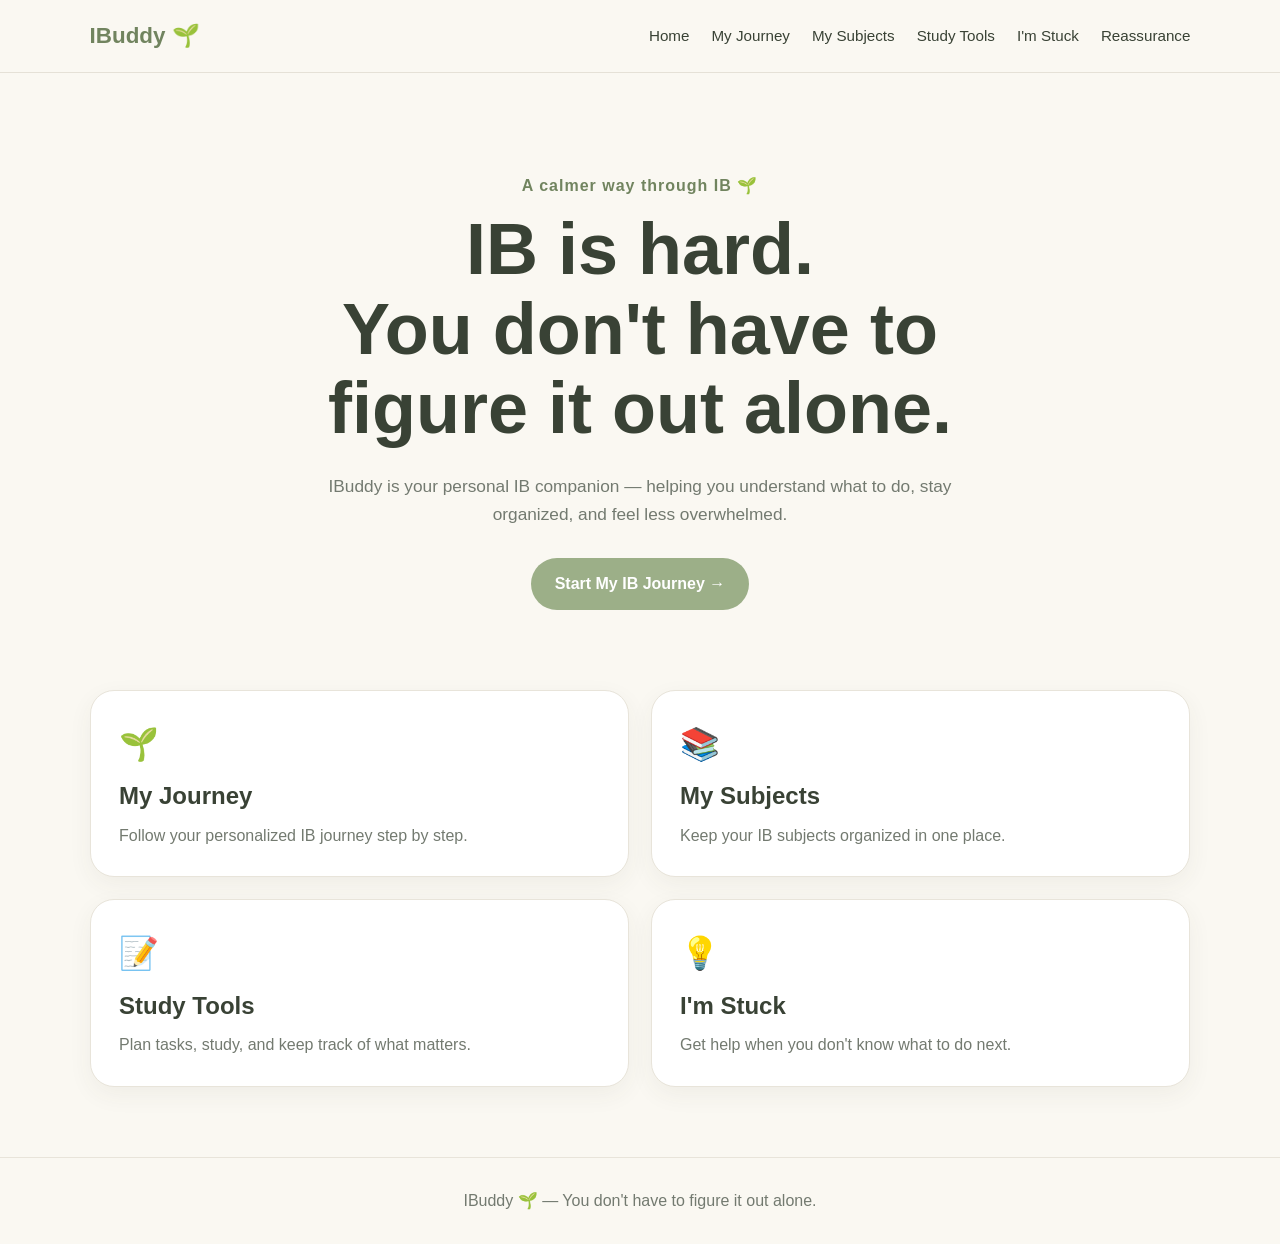
<file: index.html>
<!DOCTYPE html>
<html lang="en">
<head>
  <meta charset="UTF-8">
  <meta name="viewport" content="width=device-width, initial-scale=1.0">
  <title>IBuddy 🌱</title>
  <link rel="stylesheet" href="style.css">
</head>

<body>

  <nav>
    <div class="logo">IBuddy 🌱</div>

    <div class="nav-links">
      <a href="index.html">Home</a>
      <a href="journey.html">My Journey</a>
      <a href="subjects.html">My Subjects</a>
      <a href="tools.html">Study Tools</a>
      <a href="stuck.html">I'm Stuck</a>
      <a href="reassurance.html">Reassurance</a>
    </div>
  </nav>

  <main class="home">

    <section class="hero">
      <p class="small-title">A calmer way through IB 🌱</p>

      <h1>
        IB is hard.<br>
        You don't have to figure it out alone.
      </h1>

      <p class="hero-text">
        IBuddy is your personal IB companion — helping you understand
        what to do, stay organized, and feel less overwhelmed.
      </p>

      <a href="setup.html" class="main-button">
        Start My IB Journey →
      </a>
    </section>

    <section class="quick-cards">

      <a href="journey.html" class="quick-card">
        <div class="icon">🌱</div>
        <h2>My Journey</h2>
        <p>Follow your personalized IB journey step by step.</p>
      </a>

      <a href="subjects.html" class="quick-card">
        <div class="icon">📚</div>
        <h2>My Subjects</h2>
        <p>Keep your IB subjects organized in one place.</p>
      </a>

      <a href="tools.html" class="quick-card">
        <div class="icon">📝</div>
        <h2>Study Tools</h2>
        <p>Plan tasks, study, and keep track of what matters.</p>
      </a>

      <a href="stuck.html" class="quick-card">
        <div class="icon">💡</div>
        <h2>I'm Stuck</h2>
        <p>Get help when you don't know what to do next.</p>
      </a>

    </section>

  </main>

  <footer>
    <p>IBuddy 🌱 — You don't have to figure it out alone.</p>
  </footer>

</body>
</html>
</file>
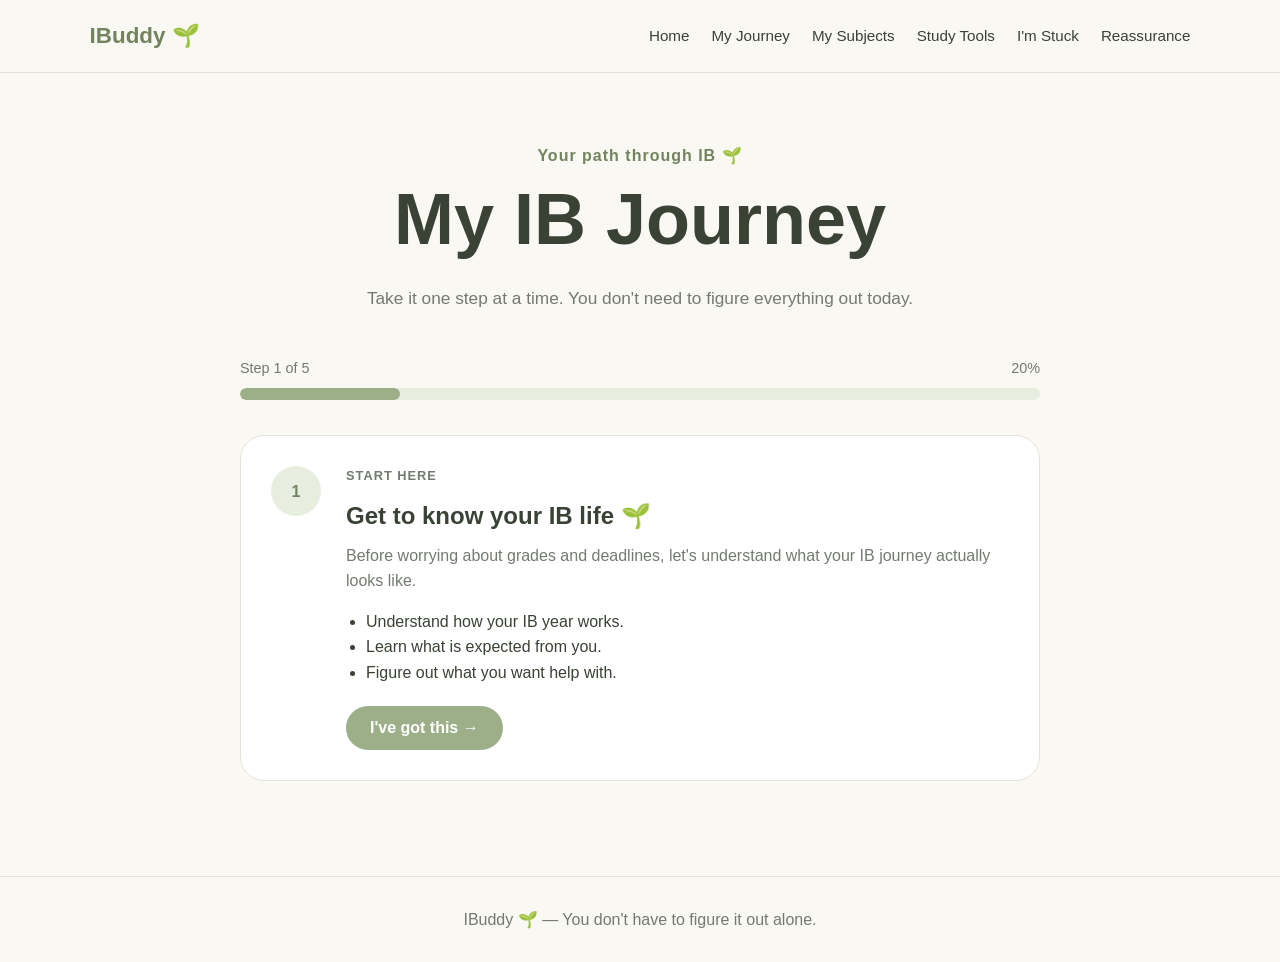
<file: journey.html>
<!DOCTYPE html>
<html lang="en">
<head>
  <meta charset="UTF-8">
  <meta name="viewport" content="width=device-width, initial-scale=1.0">
  <title>My IB Journey | IBuddy</title>
  <link rel="stylesheet" href="style.css">
</head>

<body>

  <nav>
    <div class="logo">IBuddy 🌱</div>

    <div class="nav-links">
      <a href="index.html">Home</a>
      <a href="journey.html">My Journey</a>
      <a href="subjects.html">My Subjects</a>
      <a href="tools.html">Study Tools</a>
      <a href="stuck.html">I'm Stuck</a>
      <a href="reassurance.html">Reassurance</a>
    </div>
  </nav>

  <main class="journey-page">

    <section class="page-header">
      <p class="small-title">Your path through IB 🌱</p>

      <h1 id="journeyTitle">My IB Journey</h1>

      <p>
        Take it one step at a time. You don't need to figure everything
        out today.
      </p>
    </section>

    <section class="progress-section">

      <div class="progress-info">
        <span id="progressText">Step 1 of 5</span>
        <span id="progressPercent">20%</span>
      </div>

      <div class="progress-bar">
        <div id="progressFill"></div>
      </div>

    </section>

    <section id="journeySteps">

      <div class="journey-step" id="step1">

        <div class="step-number">1</div>

        <div class="step-content">
          <p class="step-label">START HERE</p>

          <h2>Get to know your IB life 🌱</h2>

          <p>
            Before worrying about grades and deadlines, let's understand
            what your IB journey actually looks like.
          </p>

          <ul>
            <li>Understand how your IB year works.</li>
            <li>Learn what is expected from you.</li>
            <li>Figure out what you want help with.</li>
          </ul>

          <button class="main-button" onclick="completeStep(1)">
            I've got this → 
          </button>
        </div>

      </div>


      <div class="journey-step hidden" id="step2">

        <div class="step-number">2</div>

        <div class="step-content">
          <p class="step-label">YOUR SUBJECTS</p>

          <h2>Get familiar with your subjects 📚</h2>

          <p>
            You don't need to master everything immediately.
            Start by understanding what each subject involves.
          </p>

          <a href="subjects.html" class="secondary-button">
            View My Subjects
          </a>

          <button class="main-button" onclick="completeStep(2)">
            Next → 
          </button>
        </div>

      </div>


      <div class="journey-step hidden" id="step3">

        <div class="step-number">3</div>

        <div class="step-content">
          <p class="step-label">GET ORGANIZED</p>

          <h2>Start organizing 📝</h2>

          <p>
            IB becomes much easier when you know what needs to be done
            and when it needs to be done.
          </p>

          <ul>
            <li>Write down your upcoming tasks.</li>
            <li>Break large assignments into smaller steps.</li>
            <li>Give yourself enough time.</li>
          </ul>

          <a href="tools.html" class="secondary-button">
            Open Study Tools
          </a>

          <button class="main-button" onclick="completeStep(3)">
            Next →
          </button>
        </div>

      </div>


      <div class="journey-step hidden" id="step4">

        <div class="step-number">4</div>

        <div class="step-content">
          <p class="step-label">YOUR ROUTINE</p>

          <h2>Build a routine that works for you 🌿</h2>

          <p>
            You don't need to study every second of the day.
            Find a routine that gives you time to study, rest, and enjoy life.
          </p>

          <ul>
            <li>Choose realistic study times.</li>
            <li>Take breaks.</li>
            <li>Keep your workload manageable.</li>
          </ul>

          <button class="main-button" onclick="completeStep(4)">
            Next →
          </button>
        </div>

      </div>


      <div class="journey-step hidden" id="step5">

        <div class="step-number">5</div>

        <div class="step-content">
          <p class="step-label">KEEP GOING</p>

          <h2>You're ready to keep going 💚</h2>

          <p>
            IB is a journey, not something you have to finish all at once.
            Whenever you feel lost, IBuddy is here to help you figure out
            your next step.
          </p>

          <button class="main-button" onclick="finishJourney()">
            Finish Journey 🌱
          </button>
        </div>

      </div>

    </section>

    <section id="journeyComplete" class="completion-card hidden">

      <div class="completion-icon">🌱</div>

      <h2>You did it!</h2>

      <p>
        You've completed your first IBuddy journey.
        Now you can start building your own path through IB.
      </p>

      <a href="index.html" class="main-button">
        Back Home
      </a>

    </section>

  </main>

  <footer>
    <p>IBuddy 🌱 — You don't have to figure it out alone.</p>
  </footer>

  <script src="script.js"></script>

</body>
</html>
</file>
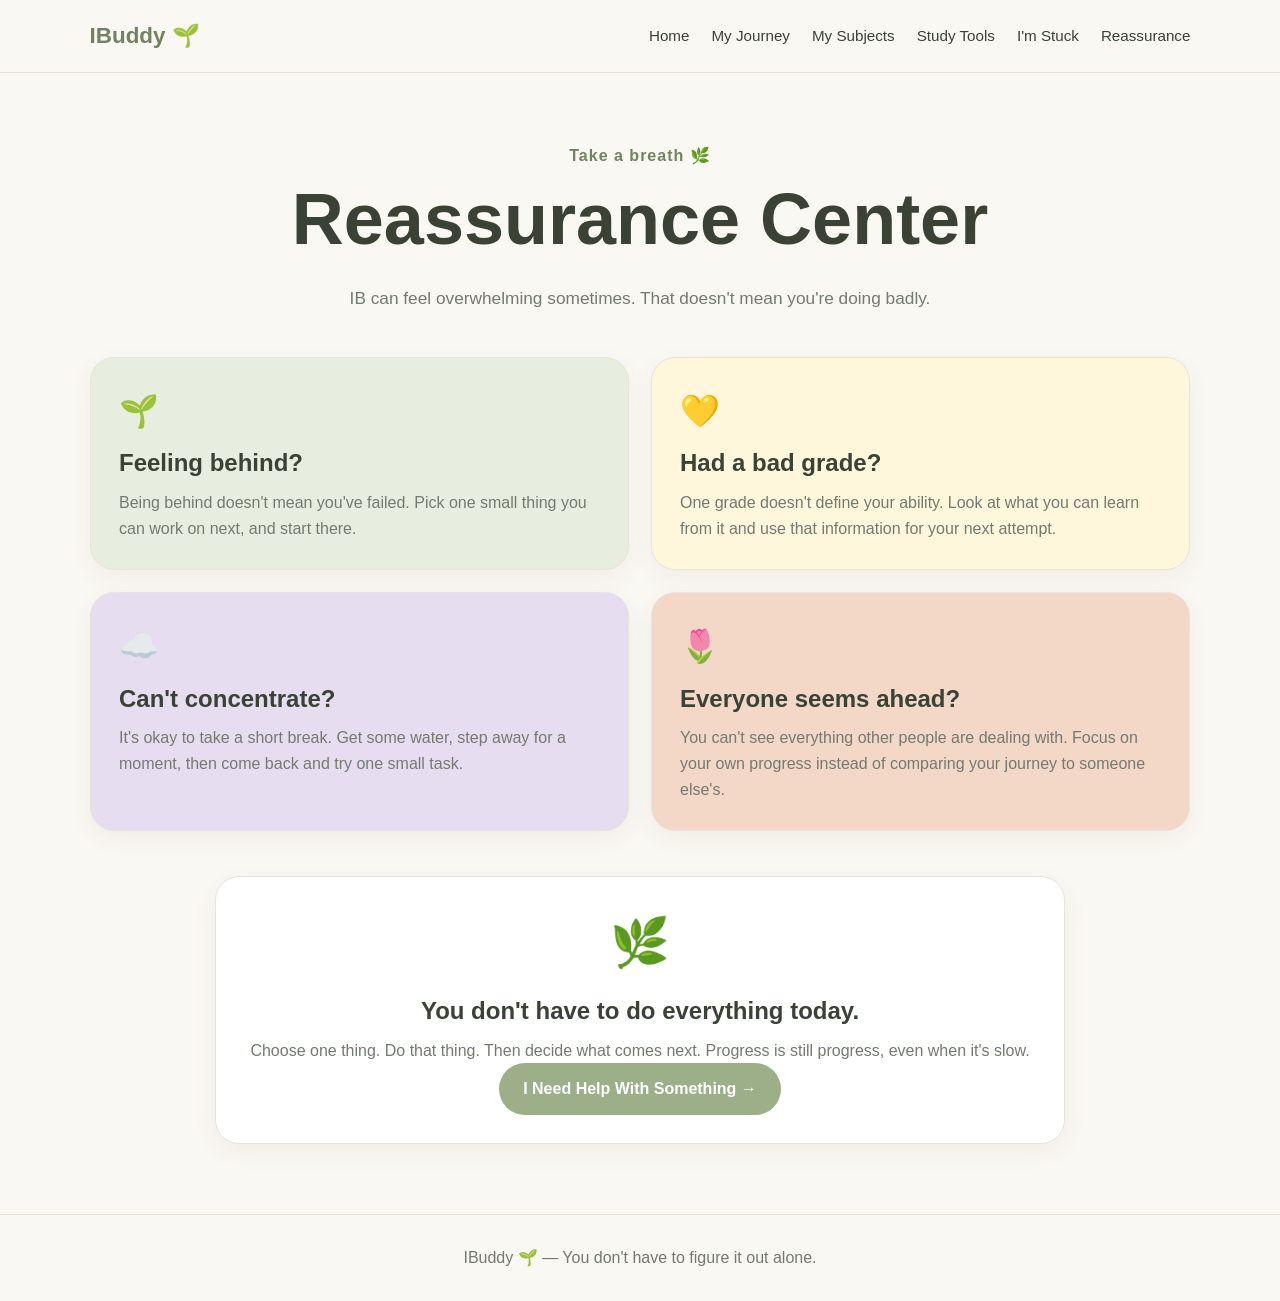
<file: reassurance.html>
<!DOCTYPE html>
<html lang="en">
<head>
  <meta charset="UTF-8">
  <meta name="viewport" content="width=device-width, initial-scale=1.0">
  <title>Reassurance | IBuddy</title>
  <link rel="stylesheet" href="style.css">
</head>

<body>

  <nav>
    <div class="logo">IBuddy 🌱</div>

    <div class="nav-links">
      <a href="index.html">Home</a>
      <a href="journey.html">My Journey</a>
      <a href="subjects.html">My Subjects</a>
      <a href="tools.html">Study Tools</a>
      <a href="stuck.html">I'm Stuck</a>
      <a href="reassurance.html">Reassurance</a>
    </div>
  </nav>

  <main class="reassurance-page">

    <section class="page-header">
      <p class="small-title">Take a breath 🌿</p>

      <h1>Reassurance Center</h1>

      <p>
        IB can feel overwhelming sometimes. That doesn't mean you're doing badly.
      </p>
    </section>

    <section class="reassurance-grid">

      <div class="reassurance-card">
        <div class="reassurance-icon">🌱</div>
        <h2>Feeling behind?</h2>
        <p>
          Being behind doesn't mean you've failed. Pick one small thing
          you can work on next, and start there.
        </p>
      </div>

      <div class="reassurance-card">
        <div class="reassurance-icon">💛</div>
        <h2>Had a bad grade?</h2>
        <p>
          One grade doesn't define your ability. Look at what you can
          learn from it and use that information for your next attempt.
        </p>
      </div>

      <div class="reassurance-card">
        <div class="reassurance-icon">☁️</div>
        <h2>Can't concentrate?</h2>
        <p>
          It's okay to take a short break. Get some water, step away for
          a moment, then come back and try one small task.
        </p>
      </div>

      <div class="reassurance-card">
        <div class="reassurance-icon">🌷</div>
        <h2>Everyone seems ahead?</h2>
        <p>
          You can't see everything other people are dealing with.
          Focus on your own progress instead of comparing your journey
          to someone else's.
        </p>
      </div>

    </section>

    <section class="big-reminder">

      <div class="reminder-icon">🌿</div>

      <h2>You don't have to do everything today.</h2>

      <p>
        Choose one thing. Do that thing. Then decide what comes next.
        Progress is still progress, even when it's slow.
      </p>

      <a href="stuck.html" class="main-button">
        I Need Help With Something →
      </a>

    </section>

  </main>

  <footer>
    <p>IBuddy 🌱 — You don't have to figure it out alone.</p>
  </footer>

</body>
</html>
</file>
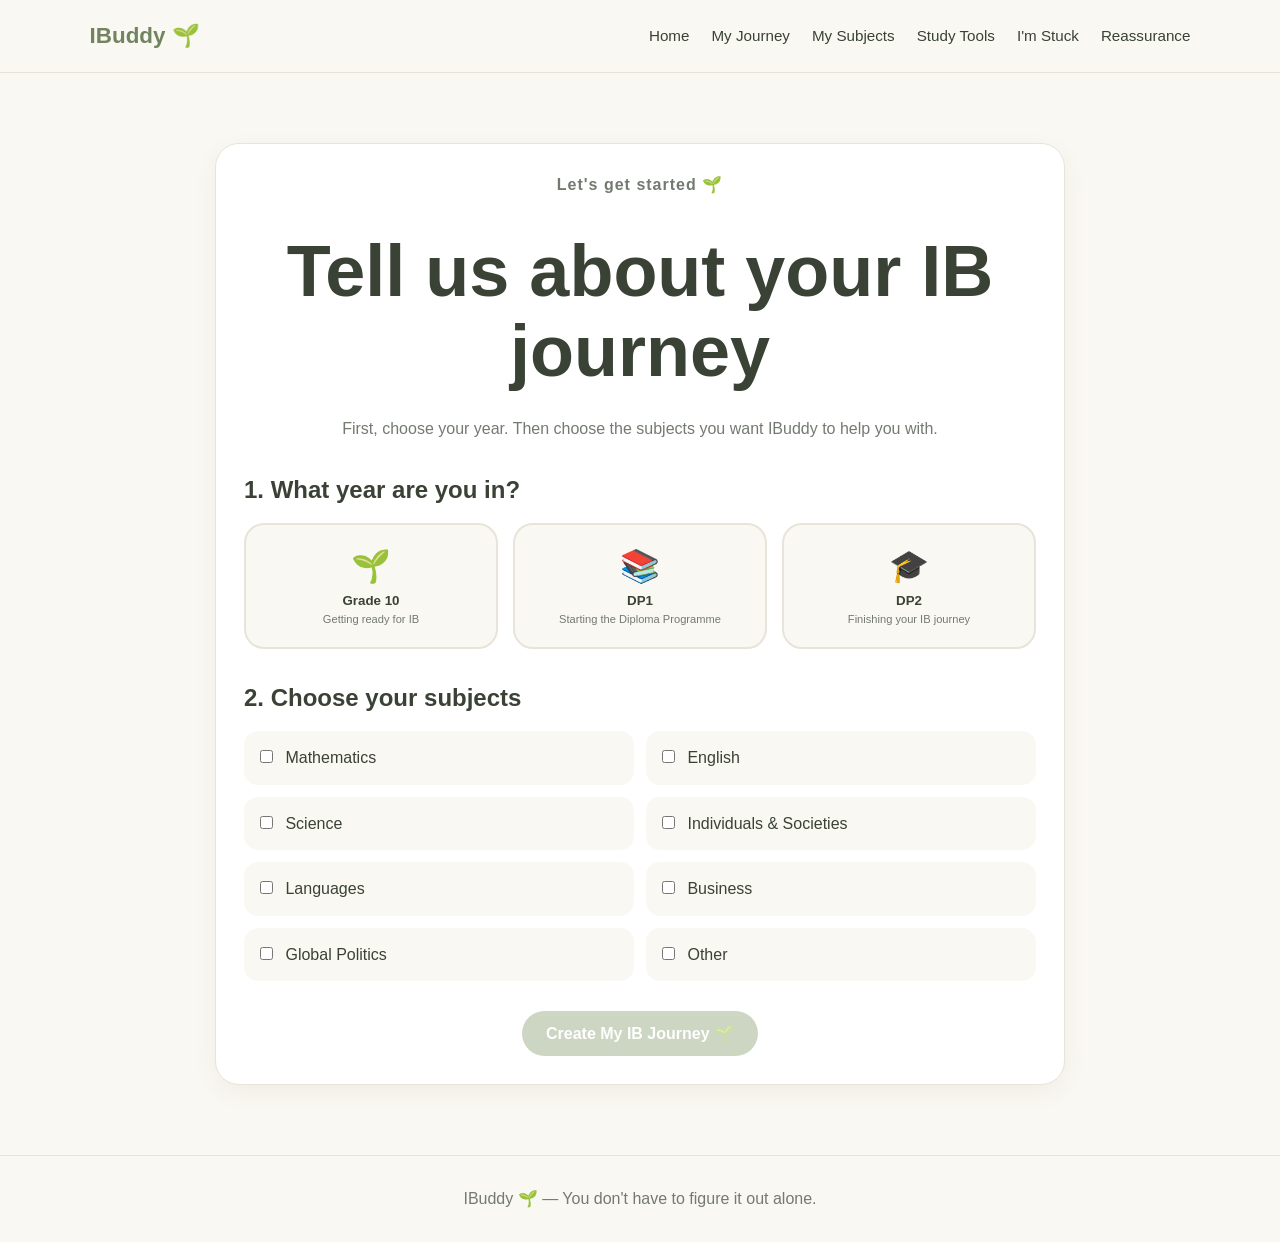
<file: setup.html>
<!DOCTYPE html>
<html lang="en">
<head>
  <meta charset="UTF-8">
  <meta name="viewport" content="width=device-width, initial-scale=1.0">
  <title>Start Your IB Journey | IBuddy</title>
  <link rel="stylesheet" href="style.css">
</head>

<body>

  <nav>
    <div class="logo">IBuddy 🌱</div>

    <div class="nav-links">
      <a href="index.html">Home</a>
      <a href="journey.html">My Journey</a>
      <a href="subjects.html">My Subjects</a>
      <a href="tools.html">Study Tools</a>
      <a href="stuck.html">I'm Stuck</a>
      <a href="reassurance.html">Reassurance</a>
    </div>
  </nav>

  <main class="setup-page">

    <section class="setup-card">

      <p class="small-title">Let's get started 🌱</p>

      <h1>Tell us about your IB journey</h1>

      <p>
        First, choose your year. Then choose the subjects you want
        IBuddy to help you with.
      </p>

      <h2>1. What year are you in?</h2>

      <div class="grade-options">

        <button class="grade-card" onclick="selectGrade('Grade 10', this)">
          <span>🌱</span>
          <strong>Grade 10</strong>
          <small>Getting ready for IB</small>
        </button>

        <button class="grade-card" onclick="selectGrade('DP1', this)">
          <span>📚</span>
          <strong>DP1</strong>
          <small>Starting the Diploma Programme</small>
        </button>

        <button class="grade-card" onclick="selectGrade('DP2', this)">
          <span>🎓</span>
          <strong>DP2</strong>
          <small>Finishing your IB journey</small>
        </button>

      </div>

      <h2>2. Choose your subjects</h2>

      <div class="subject-options">

        <label>
          <input type="checkbox" value="Mathematics">
          Mathematics
        </label>

        <label>
          <input type="checkbox" value="English">
          English
        </label>

        <label>
          <input type="checkbox" value="Science">
          Science
        </label>

        <label>
          <input type="checkbox" value="Individuals & Societies">
          Individuals & Societies
        </label>

        <label>
          <input type="checkbox" value="Languages">
          Languages
        </label>

        <label>
          <input type="checkbox" value="Business">
          Business
        </label>

        <label>
          <input type="checkbox" value="Global Politics">
          Global Politics
        </label>

        <label>
          <input type="checkbox" value="Other">
          Other
        </label>

      </div>

      <button id="continueButton" class="main-button" onclick="finishSetup()" disabled>
        Create My IB Journey 🌱
      </button>

    </section>

  </main>

  <footer>
    <p>IBuddy 🌱 — You don't have to figure it out alone.</p>
  </footer>

  <script src="script.js"></script>

</body>
</html>
</file>
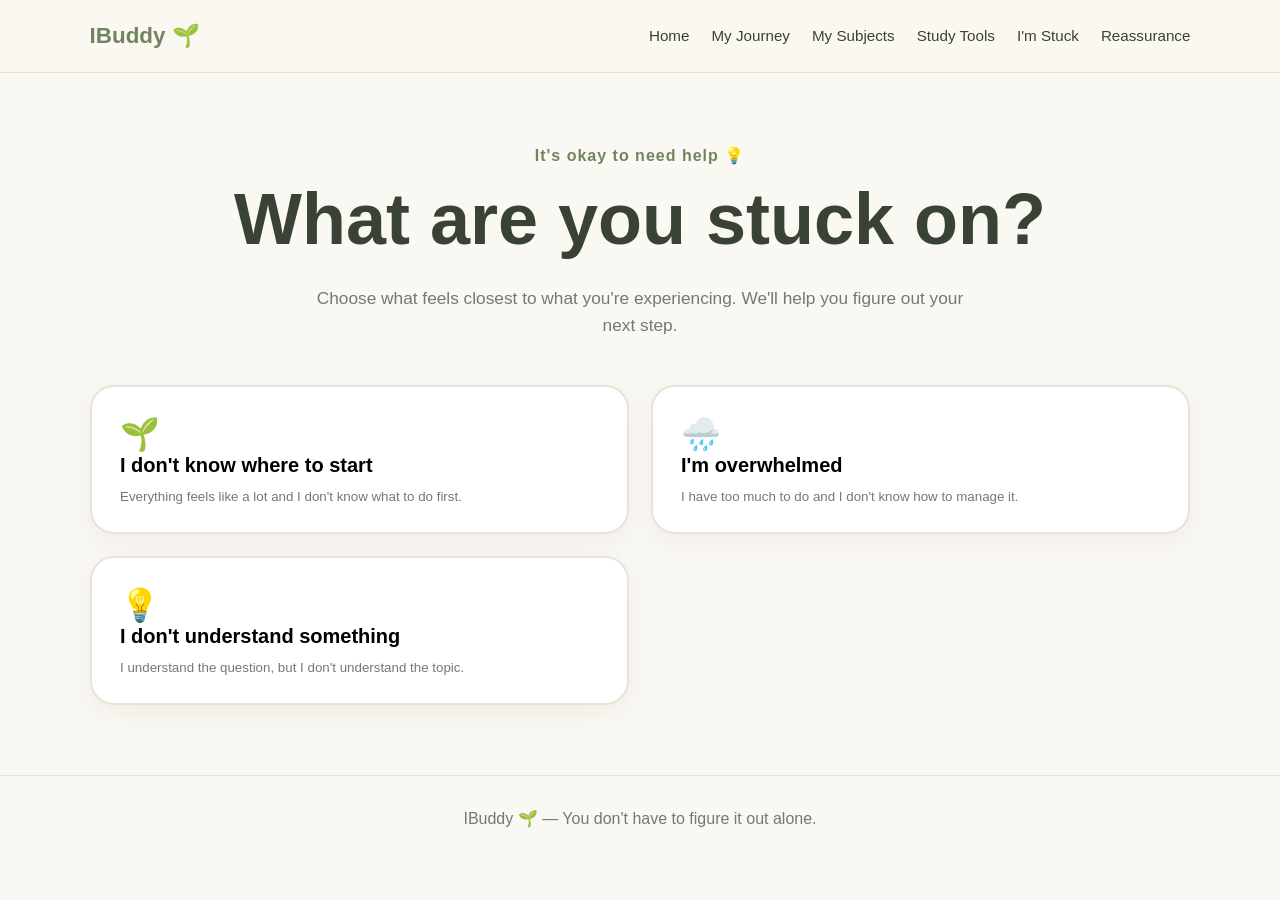
<file: stuck.html>
<!DOCTYPE html>
<html lang="en">
<head>
  <meta charset="UTF-8">
  <meta name="viewport" content="width=device-width, initial-scale=1.0">
  <title>I'm Stuck | IBuddy</title>
  <link rel="stylesheet" href="style.css">
</head>

<body>

  <nav>
    <div class="logo">IBuddy 🌱</div>

    <div class="nav-links">
      <a href="index.html">Home</a>
      <a href="journey.html">My Journey</a>
      <a href="subjects.html">My Subjects</a>
      <a href="tools.html">Study Tools</a>
      <a href="stuck.html">I'm Stuck</a>
      <a href="reassurance.html">Reassurance</a>
    </div>
  </nav>

  <main class="stuck-page">

    <section class="page-header">
      <p class="small-title">It's okay to need help 💡</p>

      <h1>What are you stuck on?</h1>

      <p>
        Choose what feels closest to what you're experiencing.
        We'll help you figure out your next step.
      </p>
    </section>

    <section class="stuck-grid">

      <button class="stuck-card" onclick="showStuck('start')">
        <span class="stuck-icon">🌱</span>
        <h2>I don't know where to start</h2>
        <p>Everything feels like a lot and I don't know what to do first.</p>
      </button>

      <button class="stuck-card" onclick="showStuck('overwhelmed')">
        <span class="stuck-icon">🌧️</span>
        <h2>I'm overwhelmed</h2>
        <p>I have too much to do and I don't know how to manage it.</p>
      </button>

      <button class="stuck-card" onclick="showStuck('understand')">
        <span class="stuck-icon">💡</span>
        <h2>I don't understand something</h2>
        <p>I understand the question, but I don't understand the topic.</p>
      </button>

    </section>

    <section id="stuckAdvice" class="advice-card hidden"></section>

  </main>

  <footer>
    <p>IBuddy 🌱 — You don't have to figure it out alone.</p>
  </footer>

  <script src="script.js"></script>

</body>
</html>
</file>
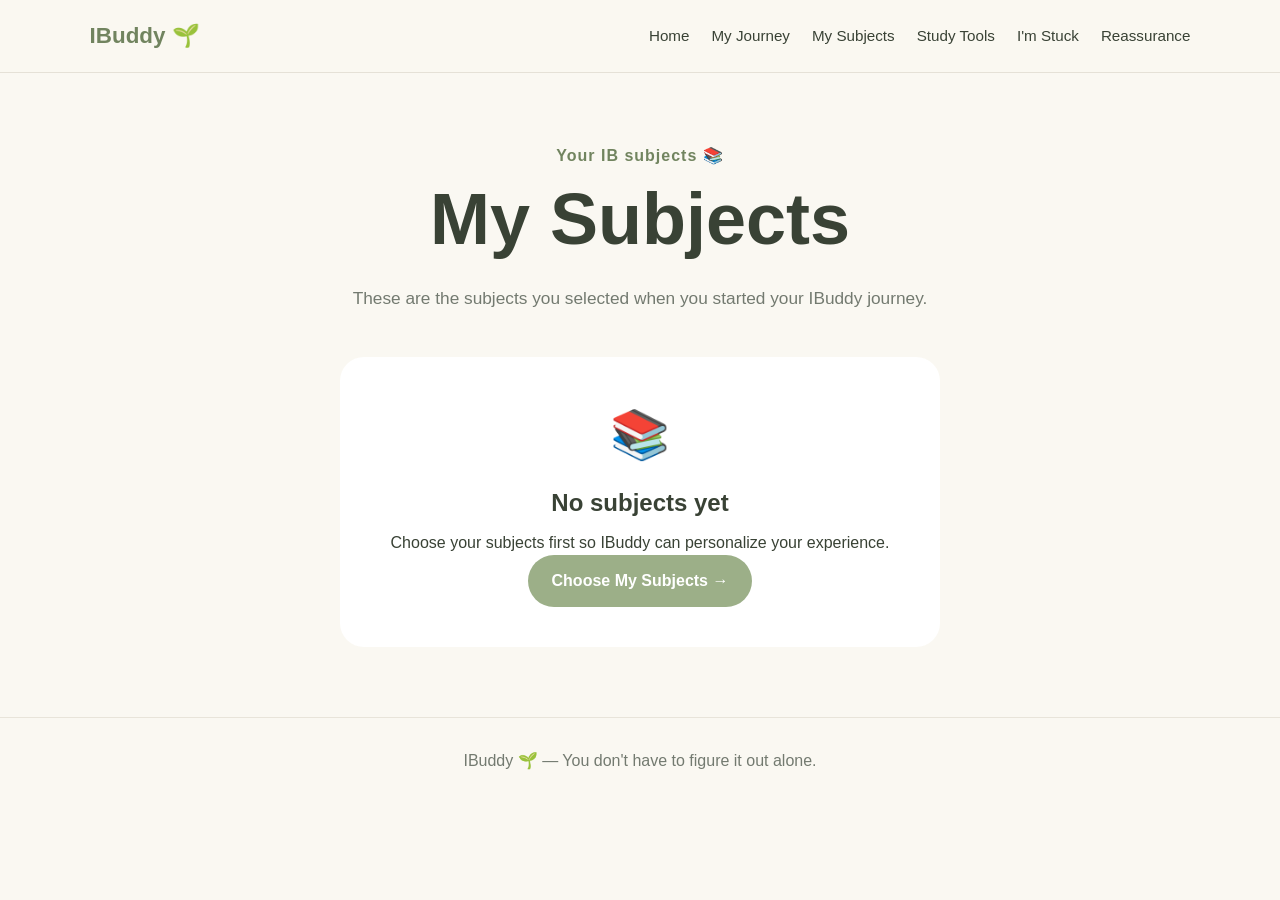
<file: subjects.html>
<!DOCTYPE html>
<html lang="en">
<head>
  <meta charset="UTF-8">
  <meta name="viewport" content="width=device-width, initial-scale=1.0">
  <title>My Subjects | IBuddy</title>
  <link rel="stylesheet" href="style.css">
</head>

<body>

  <nav>
    <div class="logo">IBuddy 🌱</div>

    <div class="nav-links">
      <a href="index.html">Home</a>
      <a href="journey.html">My Journey</a>
      <a href="subjects.html">My Subjects</a>
      <a href="tools.html">Study Tools</a>
      <a href="stuck.html">I'm Stuck</a>
      <a href="reassurance.html">Reassurance</a>
    </div>
  </nav>

  <main class="subjects-page">

    <section class="page-header">
      <p class="small-title">Your IB subjects 📚</p>

      <h1>My Subjects</h1>

      <p>
        These are the subjects you selected when you started your IBuddy journey.
      </p>
    </section>

    <section id="subjectList" class="subject-grid">
      <!-- Subjects will appear here automatically -->
    </section>

    <section id="noSubjects" class="empty-card hidden">

      <div class="empty-icon">📚</div>

      <h2>No subjects yet</h2>

      <p>
        Choose your subjects first so IBuddy can personalize your experience.
      </p>

      <a href="setup.html" class="main-button">
        Choose My Subjects →
      </a>

    </section>

  </main>

  <footer>
    <p>IBuddy 🌱 — You don't have to figure it out alone.</p>
  </footer>

  <script src="script.js"></script>

</body>
</html>
</file>
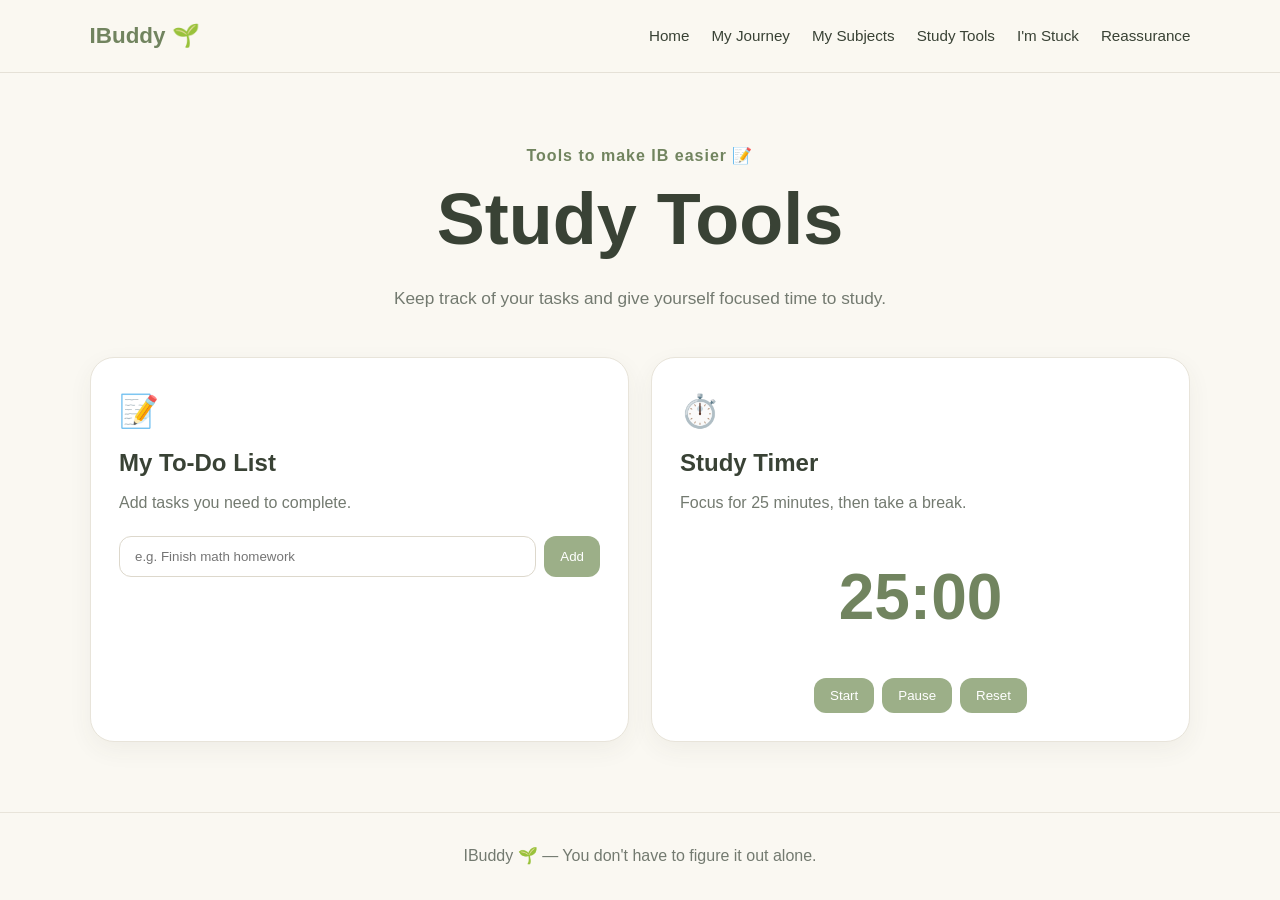
<file: tools.html>
<!DOCTYPE html>
<html lang="en">
<head>
  <meta charset="UTF-8">
  <meta name="viewport" content="width=device-width, initial-scale=1.0">
  <title>Study Tools | IBuddy</title>
  <link rel="stylesheet" href="style.css">
</head>

<body>

  <nav>
    <div class="logo">IBuddy 🌱</div>

    <div class="nav-links">
      <a href="index.html">Home</a>
      <a href="journey.html">My Journey</a>
      <a href="subjects.html">My Subjects</a>
      <a href="tools.html">Study Tools</a>
      <a href="stuck.html">I'm Stuck</a>
      <a href="reassurance.html">Reassurance</a>
    </div>
  </nav>

  <main class="tools-page">

    <section class="page-header">
      <p class="small-title">Tools to make IB easier 📝</p>

      <h1>Study Tools</h1>

      <p>
        Keep track of your tasks and give yourself focused time to study.
      </p>
    </section>

    <section class="tools-grid">

      <!-- TO-DO LIST -->
      <div class="tool-card">

        <div class="tool-icon">📝</div>

        <h2>My To-Do List</h2>

        <p>Add tasks you need to complete.</p>

        <div class="task-input">
          <input
            type="text"
            id="taskInput"
            placeholder="e.g. Finish math homework"
          >

          <button onclick="addTask()">Add</button>
        </div>

        <ul id="taskList"></ul>

      </div>


      <!-- TIMER -->
      <div class="tool-card">

        <div class="tool-icon">⏱️</div>

        <h2>Study Timer</h2>

        <p>Focus for 25 minutes, then take a break.</p>

        <div id="timerDisplay" class="timer-display">
          25:00
        </div>

        <div class="timer-buttons">

          <button onclick="startTimer()">
            Start
          </button>

          <button onclick="pauseTimer()">
            Pause
          </button>

          <button onclick="resetTimer()">
            Reset
          </button>

        </div>

      </div>

    </section>

  </main>

  <footer>
    <p>IBuddy 🌱 — You don't have to figure it out alone.</p>
  </footer>

  <script src="script.js"></script>

</body>
</html>
</file>
<file: style.css>
:root {
  --sage: #9caf88;
  --sage-dark: #71845f;
  --sage-light: #e8eedf;
  --cream: #faf8f2;
  --peach: #f3d8c8;
  --lavender: #e6def0;
  --yellow: #f5e8b5;
  --text: #394235;
  --muted: #737a70;
  --white: #ffffff;
}

* {
  box-sizing: border-box;
  margin: 0;
  padding: 0;
}

body {
  font-family: "Trebuchet MS", Arial, sans-serif;
  background: var(--cream);
  color: var(--text);
  line-height: 1.6;
}

nav {
  position: sticky;
  top: 0;
  z-index: 10;
  display: flex;
  justify-content: space-between;
  align-items: center;
  padding: 18px 7%;
  background: rgba(250, 248, 242, 0.95);
  border-bottom: 1px solid #e5e1d7;
}

.logo {
  font-size: 1.4rem;
  font-weight: bold;
  color: var(--sage-dark);
}

.nav-links {
  display: flex;
  gap: 22px;
  align-items: center;
}

.nav-links a {
  text-decoration: none;
  color: var(--text);
  font-size: 0.95rem;
}

.nav-links a:hover {
  color: var(--sage-dark);
}

main {
  width: min(1100px, 90%);
  margin: auto;
  padding: 70px 0;
}

.hero {
  text-align: center;
  max-width: 800px;
  margin: 30px auto 80px;
}

.small-title {
  color: var(--sage-dark);
  font-weight: bold;
  letter-spacing: 1px;
  margin-bottom: 12px;
}

h1 {
  font-size: clamp(2.5rem, 6vw, 4.5rem);
  line-height: 1.1;
  margin-bottom: 25px;
}

h2 {
  line-height: 1.2;
  margin-bottom: 12px;
}

.hero-text,
.page-header > p:last-child {
  max-width: 650px;
  margin: 0 auto 30px;
  color: var(--muted);
  font-size: 1.08rem;
}

.main-button,
.secondary-button {
  display: inline-block;
  border: none;
  border-radius: 30px;
  padding: 13px 24px;
  font-family: inherit;
  font-size: 1rem;
  font-weight: bold;
  text-decoration: none;
  cursor: pointer;
  transition: 0.2s ease;
}

.main-button {
  background: var(--sage);
  color: white;
}

.main-button:hover {
  background: var(--sage-dark);
  transform: translateY(-2px);
}

.main-button:disabled {
  opacity: 0.5;
  cursor: not-allowed;
  transform: none;
}

.secondary-button {
  background: var(--sage-light);
  color: var(--sage-dark);
  margin: 8px 8px 8px 0;
}

.secondary-button:hover {
  background: #dbe5d0;
}

.quick-cards,
.stuck-grid,
.reassurance-grid,
.tools-grid {
  display: grid;
  grid-template-columns: repeat(2, 1fr);
  gap: 22px;
}

.quick-card,
.stuck-card,
.reassurance-card,
.tool-card,
.setup-card,
.completion-card,
.advice-card,
.big-reminder {
  background: var(--white);
  border: 1px solid #e8e4da;
  border-radius: 24px;
  padding: 28px;
  box-shadow: 0 8px 25px rgba(70, 70, 50, 0.06);
}

.quick-card {
  text-decoration: none;
  color: inherit;
  transition: 0.2s ease;
}

.quick-card:hover {
  transform: translateY(-4px);
}

.icon,
.stuck-icon,
.reassurance-icon,
.tool-icon {
  font-size: 2rem;
  margin-bottom: 12px;
}

.quick-card p,
.stuck-card p,
.reassurance-card p,
.tool-card > p,
.big-reminder p {
  color: var(--muted);
}

.page-header {
  text-align: center;
  margin-bottom: 45px;
}

/* SETUP */

.setup-card {
  max-width: 850px;
  margin: auto;
  text-align: center;
}

.setup-card > p {
  color: var(--muted);
  margin-bottom: 35px;
}

.setup-card h2 {
  margin: 35px 0 18px;
  text-align: left;
}

.grade-options {
  display: grid;
  grid-template-columns: repeat(3, 1fr);
  gap: 15px;
}

.grade-card {
  border: 2px solid #e8e4da;
  background: var(--cream);
  border-radius: 20px;
  padding: 22px 15px;
  cursor: pointer;
  font-family: inherit;
  color: var(--text);
  transition: 0.2s ease;
}

.grade-card span {
  display: block;
  font-size: 2rem;
  margin-bottom: 8px;
}

.grade-card strong,
.grade-card small {
  display: block;
}

.grade-card small {
  color: var(--muted);
  margin-top: 5px;
}

.grade-card:hover,
.grade-card.selected {
  border-color: var(--sage);
  background: var(--sage-light);
}

.subject-options {
  display: grid;
  grid-template-columns: repeat(2, 1fr);
  gap: 12px;
}

.subject-options label {
  text-align: left;
  background: var(--cream);
  padding: 14px 16px;
  border-radius: 14px;
  cursor: pointer;
}

.subject-options input {
  margin-right: 8px;
}

.setup-card .main-button {
  margin-top: 30px;
}

/* JOURNEY */

.progress-section {
  max-width: 800px;
  margin: 0 auto 35px;
}

.progress-info {
  display: flex;
  justify-content: space-between;
  margin-bottom: 8px;
  color: var(--muted);
  font-size: 0.9rem;
}

.progress-bar {
  height: 12px;
  background: var(--sage-light);
  border-radius: 20px;
  overflow: hidden;
}

#progressFill {
  width: 20%;
  height: 100%;
  background: var(--sage);
  border-radius: 20px;
  transition: width 0.3s ease;
}

.journey-step {
  max-width: 800px;
  margin: 0 auto 25px;
  display: flex;
  gap: 25px;
  background: white;
  border-radius: 24px;
  padding: 30px;
  border: 1px solid #e8e4da;
}

.step-number {
  flex-shrink: 0;
  width: 50px;
  height: 50px;
  border-radius: 50%;
  background: var(--sage-light);
  color: var(--sage-dark);
  display: flex;
  justify-content: center;
  align-items: center;
  font-weight: bold;
}

.step-label {
  color: var(--sage-dark);
  font-size: 0.8rem;
  font-weight: bold;
  letter-spacing: 1px;
  margin-bottom: 8px;
}

.step-content p {
  color: var(--muted);
  margin-bottom: 15px;
}

.step-content ul {
  margin: 15px 0 20px 20px;
}

.hidden {
  display: none !important;
}

.completion-card {
  max-width: 700px;
  margin: 30px auto;
  text-align: center;
}

.completion-icon {
  font-size: 3rem;
  margin-bottom: 15px;
}

/* SUBJECTS */

.subject-grid {
  display: grid;
  grid-template-columns: repeat(3, 1fr);
  gap: 20px;
}

.subject-card {
  background: white;
  border: 1px solid #e8e4da;
  border-radius: 22px;
  padding: 25px;
  text-align: center;
}

.subject-card .subject-icon {
  font-size: 2.5rem;
  margin-bottom: 10px;
}

.subject-card p {
  color: var(--muted);
}

.empty-card {
  text-align: center;
  max-width: 600px;
  margin: auto;
  background: white;
  border-radius: 24px;
  padding: 40px;
}

.empty-icon {
  font-size: 3rem;
  margin-bottom: 15px;
}

/* TOOLS */

.tool-card {
  min-height: 350px;
}

.task-input {
  display: flex;
  gap: 8px;
  margin: 20px 0;
}

.task-input input {
  flex: 1;
  padding: 12px 15px;
  border: 1px solid #ddd8cc;
  border-radius: 12px;
  font-family: inherit;
}

.task-input button,
.timer-buttons button {
  border: none;
  border-radius: 12px;
  padding: 10px 16px;
  background: var(--sage);
  color: white;
  cursor: pointer;
  font-family: inherit;
}

#taskList {
  list-style: none;
}

#taskList li {
  display: flex;
  justify-content: space-between;
  align-items: center;
  background: var(--cream);
  padding: 10px 12px;
  border-radius: 10px;
  margin-bottom: 8px;
}

#taskList li button {
  border: none;
  background: transparent;
  cursor: pointer;
}

.timer-display {
  text-align: center;
  font-size: 4rem;
  font-weight: bold;
  color: var(--sage-dark);
  margin: 30px 0;
}

.timer-buttons {
  display: flex;
  justify-content: center;
  gap: 8px;
}

/* I'M STUCK */

.stuck-card {
  text-align: left;
  border: 2px solid #e8e4da;
  font-family: inherit;
  cursor: pointer;
  transition: 0.2s ease;
}

.stuck-card:hover {
  border-color: var(--sage);
  transform: translateY(-3px);
}

.advice-card {
  max-width: 800px;
  margin: 30px auto 0;
  background: var(--sage-light);
}

.advice-card h2 {
  color: var(--sage-dark);
}

.advice-card p,
.advice-card li {
  color: var(--muted);
}

/* REASSURANCE */

.reassurance-card:nth-child(1) {
  background: var(--sage-light);
}

.reassurance-card:nth-child(2) {
  background: #fff7dc;
}

.reassurance-card:nth-child(3) {
  background: var(--lavender);
}

.reassurance-card:nth-child(4) {
  background: var(--peach);
}

.big-reminder {
  max-width: 850px;
  margin: 45px auto 0;
  text-align: center;
}

.reminder-icon {
  font-size: 3rem;
  margin-bottom: 15px;
}

/* FOOTER */

footer {
  text-align: center;
  padding: 30px 20px;
  color: var(--muted);
  border-top: 1px solid #e8e4da;
}

/* MOBILE */

@media (max-width: 800px) {
  nav {
    flex-direction: column;
    gap: 12px;
  }

  .nav-links {
    flex-wrap: wrap;
    justify-content: center;
    gap: 10px;
  }

  .quick-cards,
  .stuck-grid,
  .reassurance-grid,
  .tools-grid,
  .subject-grid {
    grid-template-columns: 1fr;
  }

  .grade-options,
  .subject-options {
    grid-template-columns: 1fr;
  }

  .journey-step {
    flex-direction: column;
  }

  h1 {
    font-size: 2.5rem;
  }
}
</file>
